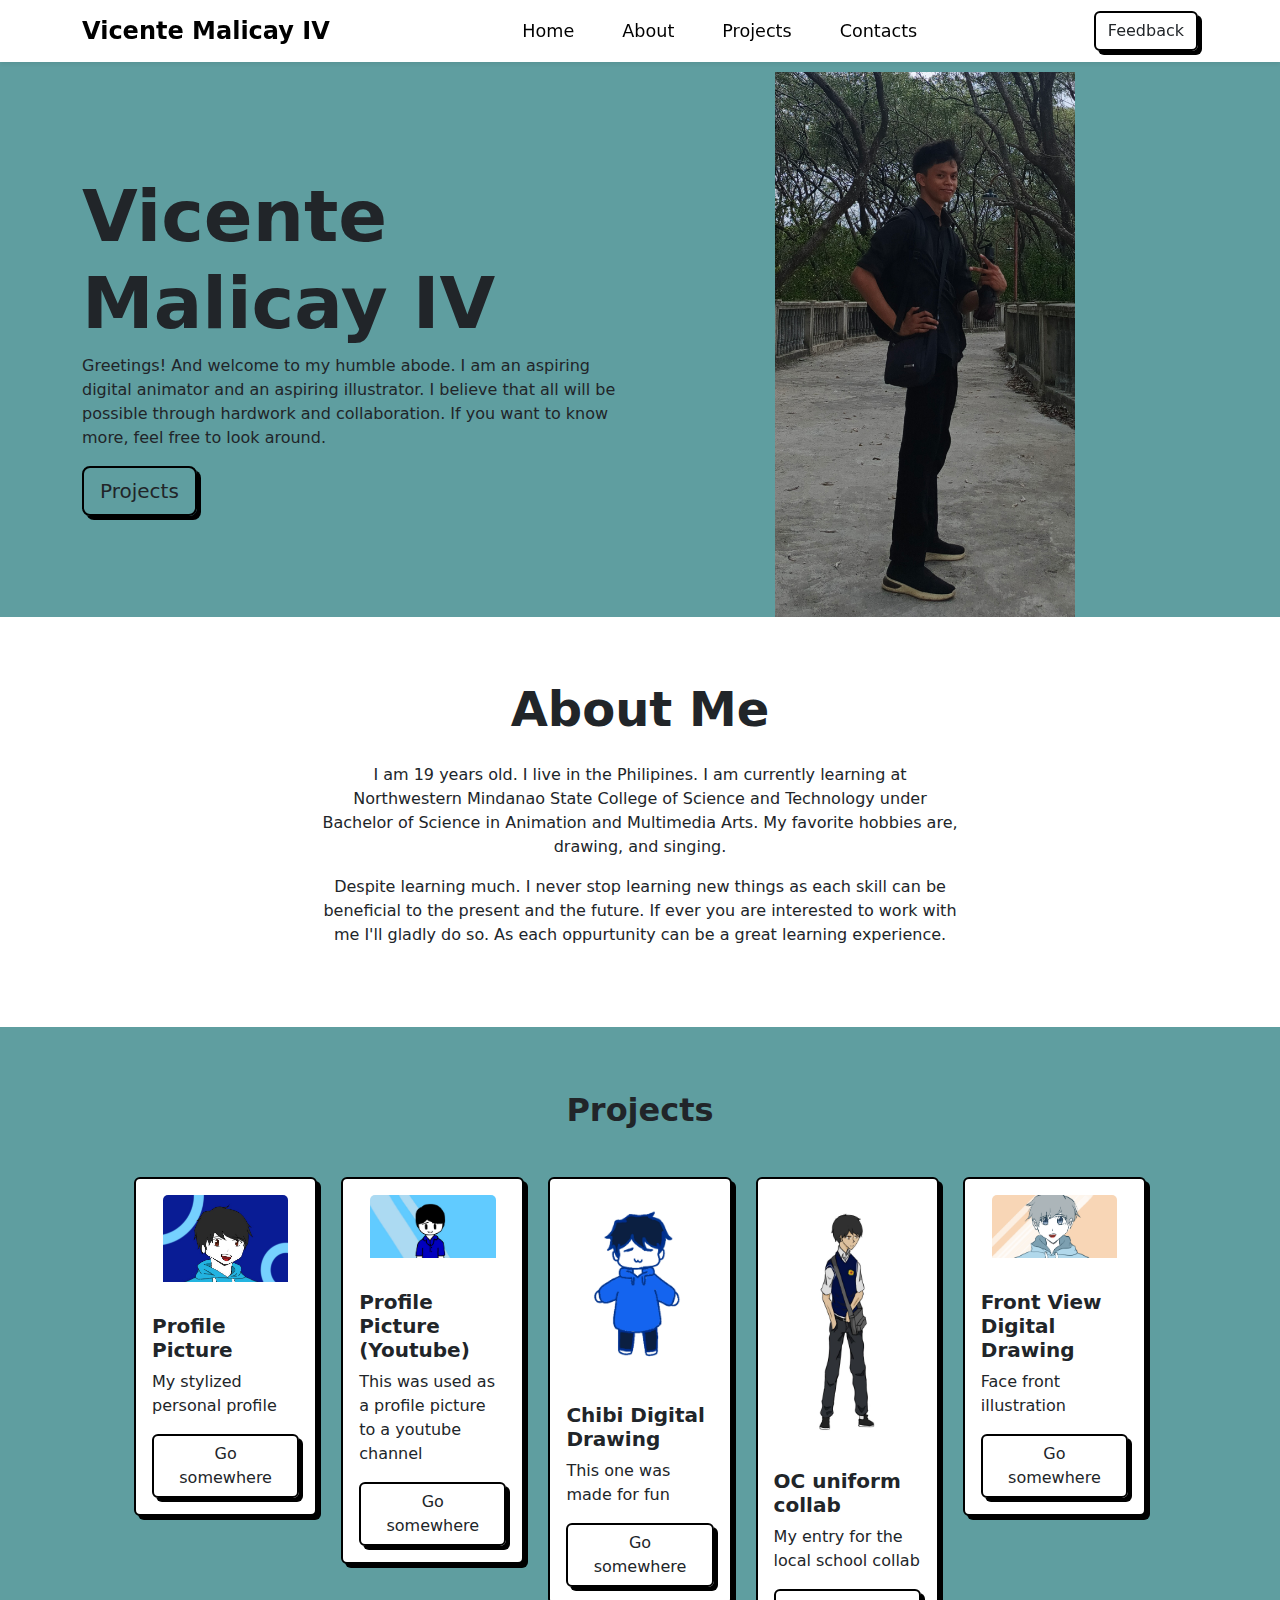
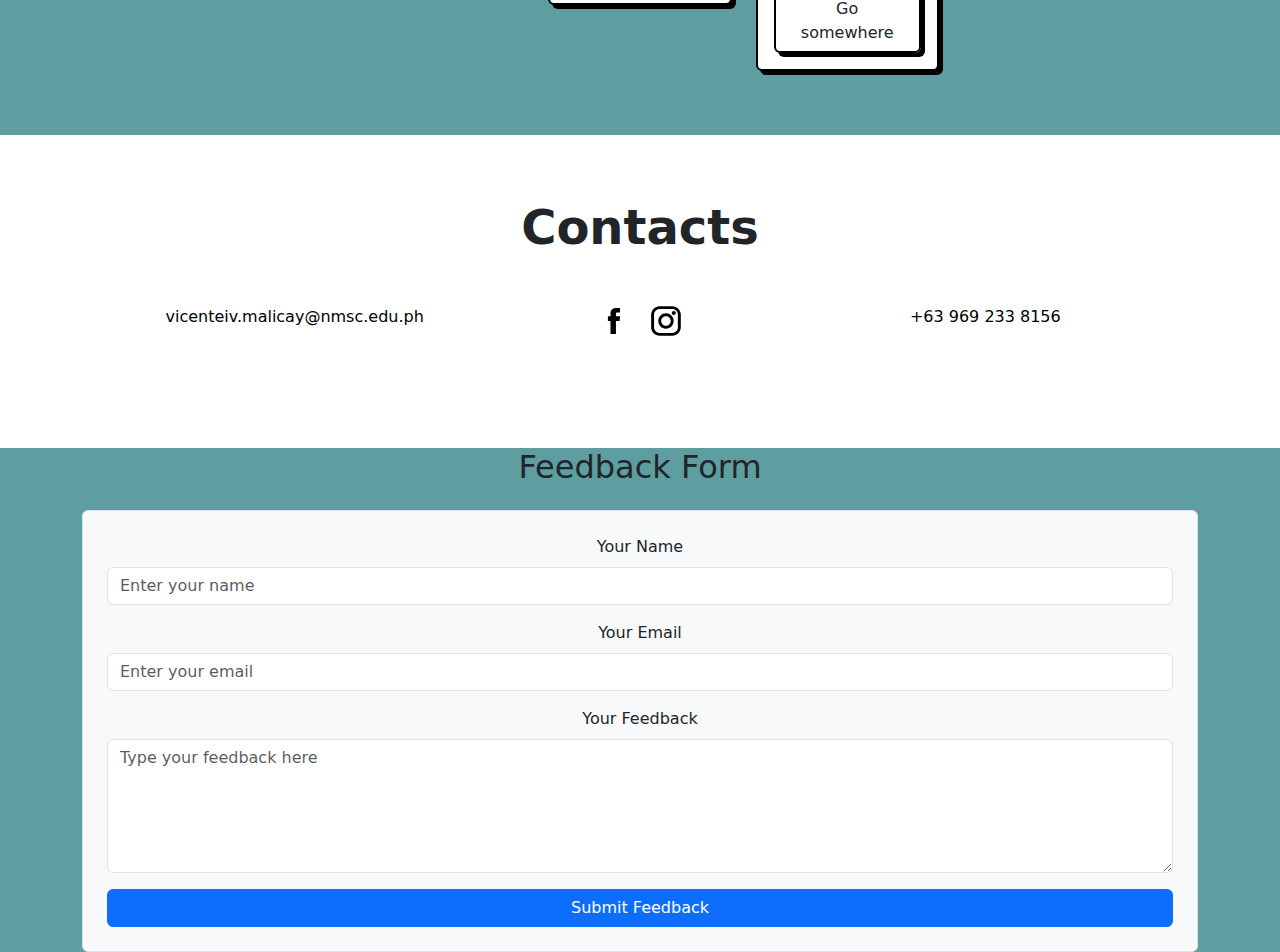
<file: Personal Profile/index.html>
<!doctype html>
<html lang="en">
  <head>
    <meta charset="utf-8">
    <meta name="viewport" content="width=device-width, initial-scale=1">
    <title>Hello World</title>
    <link href="https://cdn.jsdelivr.net/npm/bootstrap@5.3.3/dist/css/bootstrap.min.css" rel="stylesheet" integrity="sha384-QWTKZyjpPEjISv5WaRU9OFeRpok6YctnYmDr5pNlyT2bRjXh0JMhjY6hW+ALEwIH" crossorigin="anonymous">
    <link rel="stylesheet" href="index.css">

  </head>
  <body>
    <nav class="navbar navbar-expand-lg fixed-top shadow-sm">
        <div class="container-lg">
          <a class="navbar-brand fw-bold" href="#">Vicente Malicay IV</a>
          <button class="navbar-toggler" type="button" data-bs-toggle="collapse" data-bs-target="#navbarNav" aria-controls="navbarNav" aria-expanded="false" aria-label="Toggle navigation">
            <span class="navbar-toggler-icon"></span>
          </button>
          <div class="collapse navbar-collapse" id="navbarNav">
            <ul class="navbar-nav mx-auto">
              <li class="nav-item">
                <a class="nav-link active" aria-current="page" href="#">Home</a>
              </li>
              <li class="nav-item">
                <a class="nav-link" href="#about">About</a>
              </li>
              <li class="nav-item">
                <a class="nav-link" href="#projects">Projects</a>
              </li>
              <li class="nav-item">
                <a class="nav-link" href="#contacts">Contacts</a>
              </li>
            </ul>
            <a class="btn btn-outline-dark d-none d-lg-block" href="#feedback form">Feedback</a>
          </div>
        </div>
      </nav>

      <section class="hero" id="hero">
        <div class="container-lg">
            <div class="row align-items-center">
                <div class="col-sm-6">
                  <h1 class="display-2 fw-bold">Vicente Malicay IV</h1>
                  <p>Greetings! And welcome to my humble abode. I am an aspiring digital animator and an aspiring illustrator.
                     I believe that all will be possible through hardwork and collaboration. If you want to know more, 
                     feel free to look around.
                  </p>
                  <button class="btn btn-outline-dark btn-lg">Projects</button>
                </div>
                <div class="col-sm-6 text-center">
                    <img src="hero.png" class="img-fluid" width="300" height="500">
                </div>
            </div>
        </div>
      </section>

      <section class="about" id="about">
        <div class="container">
          <h2 class="display-5 fw-bold mb-4">About Me</h2>
          <p>I am 19 years old. I live in the Philipines. I am currently learning at Northwestern Mindanao State College of
            Science and Technology under Bachelor of Science in Animation and Multimedia Arts. My favorite hobbies are, drawing, and singing.
          </p>
          <p> Despite learning much. I never stop learning new things as each skill can be beneficial to the present and the future.
            If ever you are interested to work with me I'll gladly do so. As each oppurtunity can be a great learning experience. 
          </p>
        </div>
      </section>

      <section class="projects" id="projects">
        <div class="container">
          <h2 class="disay-5pl fw-bold mb-4">Projects</h2>
          <div class="row">
            <div class="col-lg col-sm-6 mt-4">
              <div class="card">
              <img src="gestural drawing F&D6.jpg" class="card-img-top" alt="...">
              <div class="card-body">
                <h5 class="card-title fw-bold">Profile Picture</h5>
                <p class="card-text">My stylized personal profile</p>
                <a href="#" class="btn btn-outline-dark">Go somewhere</a>
              </div>
            </div>
          </div>
            <div class="col-lg col-sm-6 mt-4">
              <div class="card">
              <img src="new profille1.jpg" class="card-img-top" alt="...">
              <div class="card-body">
                <h5 class="card-title fw-bold">Profile Picture (Youtube)</h5>
                <p class="card-text">This was used as a profile picture to a youtube channel</p>
                <a href="#" class="btn btn-outline-dark">Go somewhere</a>
            </div>
            </div>
            </div>
            <div class="col-lg col-sm-6 mt-4">
            <div class="card">
              <img src="spin.gif" class="card-img-top" alt="...">
              <div class="card-body">
                <h5 class="card-title fw-bold">Chibi Digital Drawing</h5>
                <p class="card-text">This one was made for fun</p>
                <a href="#" class="btn btn-outline-dark">Go somewhere</a>
            </div>
            </div>
          </div>
              <div class="col-lg col-sm-6 mt-4">
              <div class="card">
              <img src="art collab (uniform)5.jpg" class="card-img-top" alt="...">
              <div class="card-body">
                <h5 class="card-title fw-bold">OC uniform collab</h5>
                <p class="card-text">My entry for the local school collab</p>
                <a href="#" class="btn btn-outline-dark">Go somewhere</a>
            </div>
            </div>
            </div>
            <div class="col-lg col-sm-6 mt-4">
              <div class="card">
                <img src="warm1 (1).png" class="card-img-top" alt="...">
                <div class="card-body">
                  <h5 class="card-title fw-bold">Front View Digital Drawing</h5>
                  <p class="card-text">Face front illustration</p>
                  <a href="#" class="btn btn-outline-dark">Go somewhere</a>
              </div>
              </div>
            </div>
          </div> 
          </div>
      </section>

      <section class="contacts" id="contacts">
        <div class="container">
          <h2 class="display-5 fw-bold mb-4">Contacts</h2>
          <div class="row">
            <div class="col-sm-4 mt-4">
              <a href="#">vicenteiv.malicay@nmsc.edu.ph</a>
            </div>
            <div class="col-sm-4 mt-4">
              <div class="social-media">
              <a href="https://web.facebook.com/vicente.malicayiv" target="_blank"><img src="facebook.svg" width="30" height="30"></a>
              <a href="https://www.instagram.com/malicayiv/" target="_blank"><img src="instagram.svg" width="30" height="30"></a>
              </div>
            </div>
            <div class="col-sm-4 mt-4">
              <a href="#">+63 969 233 8156</a>
            </div>
          </div>
        </div>
      </section>

    
      <section>


        <div class="container mt-5">
          <h2 class="text-center mb-4">Feedback Form</h2>
      
          <!-- Success Message -->
          <div id="success-message" class="alert alert-success d-none" role="alert">
              Feedback submitted successfully!
          </div>
      
          <!-- Error Message -->
          <div id="error-message" class="alert alert-danger d-none" role="alert">
              Something went wrong. Please try again.
          </div>
      
          <form action="submit_feedback.php" method="POST" class="p-4 border rounded bg-light">
              <div class="mb-3">
                  <label for="name" class="form-label">Your Name</label>
                  <input type="text" name="name" id="name" class="form-control" placeholder="Enter your name" required>
              </div>
      
              <div class="mb-3">
                  <label for="email" class="form-label">Your Email</label>
                  <input type="email" name="email" id="email" class="form-control" placeholder="Enter your email" required>
              </div>
      
              <div class="mb-3">
                  <label for="message" class="form-label">Your Feedback</label>
                  <textarea name="message" id="message" class="form-control" rows="5" placeholder="Type your feedback here" required></textarea>
              </div>
      
              <button type="submit" class="btn btn-primary w-100">Submit Feedback</button>
          </form>
      </div>
      </section>



    <script src="https://cdn.jsdelivr.net/npm/bootstrap@5.3.3/dist/js/bootstrap.bundle.min.js" integrity="sha384-YvpcrYf0tY3lHB60NNkmXc5s9fDVZLESaAA55NDzOxhy9GkcIdslK1eN7N6jIeHz" crossorigin="anonymous"></script>
    <script>
    // Check if the URL contains success or error query parameters
    const urlParams = new URLSearchParams(window.location.search);
    if (urlParams.has('success')) {
        document.getElementById('success-message').classList.remove('d-none');
    } else if (urlParams.has('error')) {
        document.getElementById('error-message').classList.remove('d-none');
        document.getElementById('error-message').innerText = 'Error: ' + decodeURIComponent(urlParams.get('error'));
    }
</script>
  </body>
</html>
</file>
<file: Personal Profile/index.css>
section [class="container"] {
    padding: 4rem 2rem;
}
@media screen and (min-width: 1024px) {
    section [class="container"] {
        padding: 4rem;
    }
    nav [class="container"] {
        padding: 0 4rem;
    }
}

section:not(:first-of-type){
    text-align: center;
}

section:nth-child(2n){
    background-color: cadetblue;
}   

a{
    color: #000000;
    text-decoration: none;
}
a:hover{
    color: cadetblue;
}

section .card,
.btn-outline-dark{
border: 2px solid #000000;
box-shadow: 4px 4px #000000;
transition: all 0.5s;
}
section .card,
.btn-outline-dark:hover{
box-shadow: 4px 4px #000000;
}
/*NAVBAR*/

.navbar {
    background-color: white;
}

.navbar-nav .nav-link {
 color: #000000;
 font-size: 1.1rem;
 transition: all 0.5s;
}
.navbar-nav .nav-link:hover {
    color: cadetblue;
}
@media screen and (min-width: 1024px) {
.navbar-nav .nav-item {
    padding: 0 1rem;
}
.navbar-brand {
    font-size: 1.5rem;
}
}

/*HERO*/

section.hero{
    padding-top: 72px;
}
@media screen and (max-width: 576px) {
    section.hero {
        text-align: center;
    }
    section.hero img{
        width: 70%;
    }
    }

    section .card,
    .btn-outline-dark{
border: 2px solid #000000;
box-shadow: 4px 4px #000000;
    }
    section .card,
    .btn-outline-dark:hover{
box-shadow: 4px 4px #000000;
    }
    section.card {
        max-width: 22rem;
        margin-inline: auto;
    }    

    /*ABOUT*/
    @media screen and (min-width: 1024px) {
    section.about .container {
        width: 60%;
    }
}

/*PROJECTS*/
section.projects .card {
    max-width: 17rem;
    text-align: left;
}

section.projects .card img{
max-width: 70%;
margin: 1rem auto;
}

/*CONTACTS*/
section.contacts .social-media a {
    padding: 0 0.5rem;
    font-size: 1.3rem;
}
</file>
